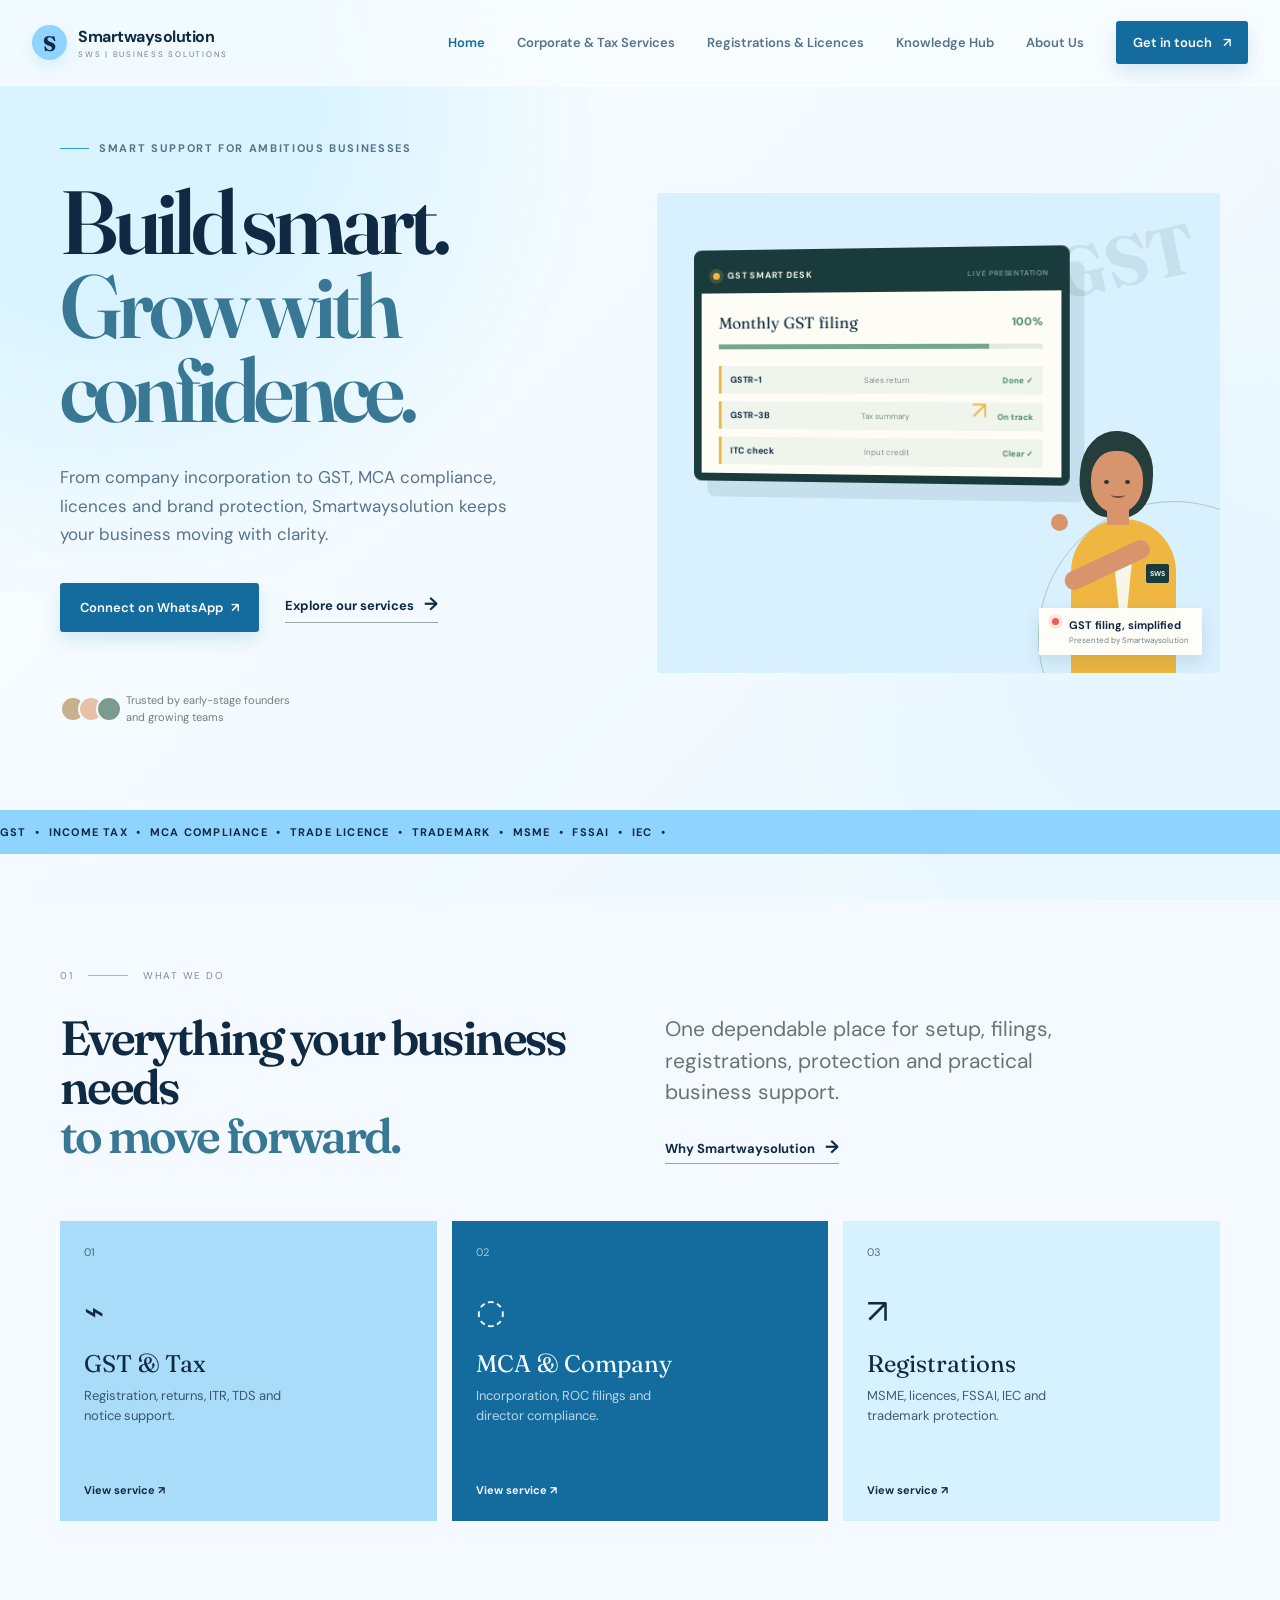
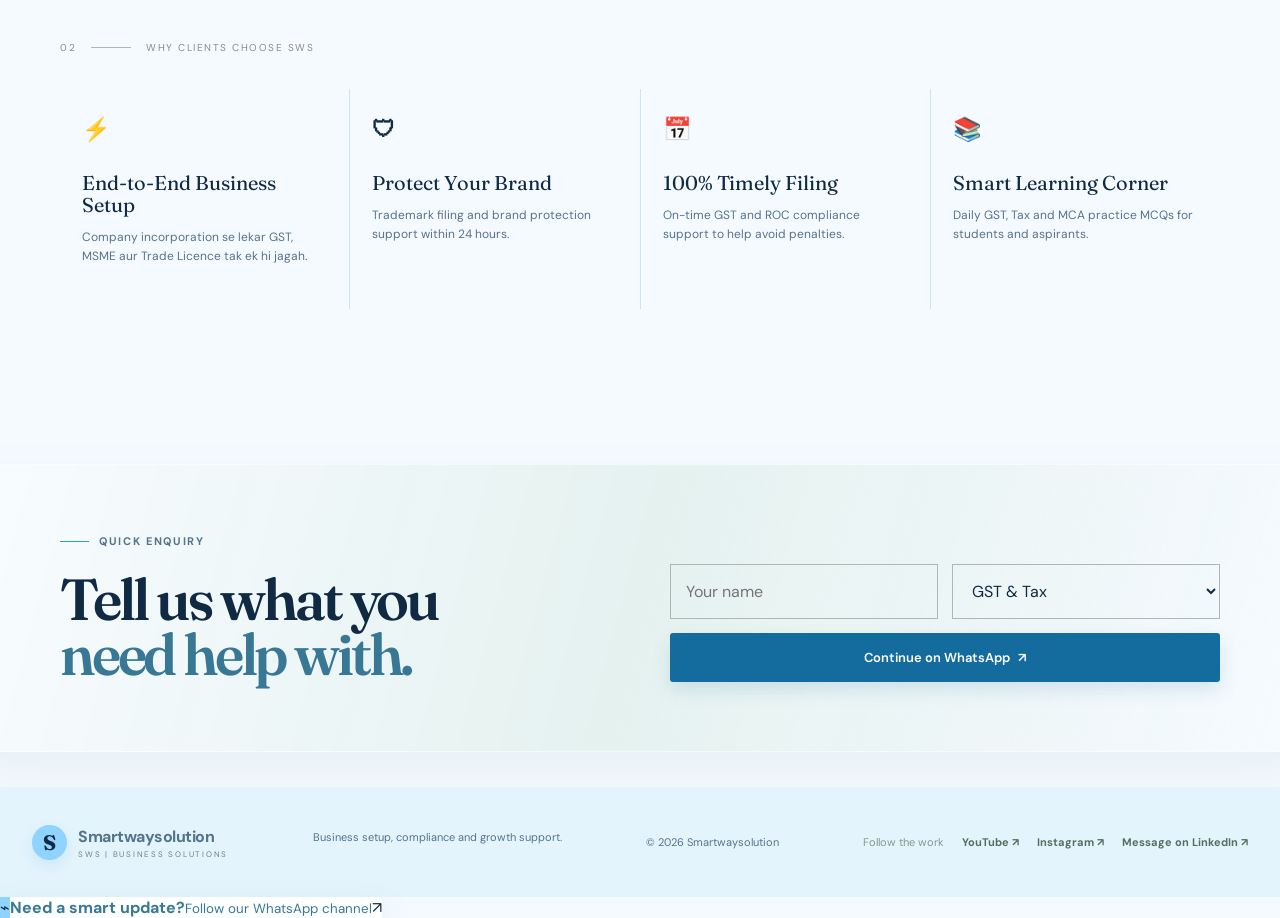
<file: index.html>
<!doctype html>
<html lang="en">
<head>
  <style>body{cursor:auto!important}.custom-cursor{display:none!important}</style>
  <meta charset="UTF-8" />
  <meta name="viewport" content="width=device-width, initial-scale=1.0" />
  <title>Smartwaysolution (SWS) | Business, Tax & Compliance</title>
  <meta name="description" content="End-to-end GST, tax, MCA, registrations, licences and trademark support from Smartwaysolution." />
  <link rel="preconnect" href="https://fonts.googleapis.com" />
  <link rel="preconnect" href="https://fonts.gstatic.com" crossorigin />
  <link href="https://fonts.googleapis.com/css2?family=DM+Sans:wght@400;500;600;700&family=Fraunces:opsz,wght@9..144,600;9..144,700&display=swap" rel="stylesheet" />
  <link rel="stylesheet" href="styles.css" />
  <link rel="stylesheet" href="overrides.css" />
  <link rel="stylesheet" href="presenter.css" />
</head>
<body>
  <header class="site-header">
    <a class="brand" href="index.html" aria-label="Smartwaysolution home">
      <span class="brand-mark">S</span>
      <span><strong>Smartwaysolution</strong><small>SWS | BUSINESS SOLUTIONS</small></span>
    </a>
    <button class="menu-toggle" aria-label="Open menu" aria-expanded="false">☰</button>
    <nav class="site-nav">
      <a class="active" href="index.html">Home</a>
      <a href="services.html">Corporate & Tax Services</a>
      <a href="services.html#registrations">Registrations & Licences</a>
      <a href="knowledge.html">Knowledge Hub</a>
      <a href="about.html">About Us</a>
      <a class="nav-cta" href="contact.html">Get in touch <span>↗</span></a>
    </nav>
  </header>

  <main>
    <section class="hero section-shell">
      <div class="hero-copy reveal">
        <p class="eyebrow"><span></span> Smart support for ambitious businesses</p>
        <h1>Build smart.<br /><em>Grow with confidence.</em></h1>
        <p class="hero-text">From company incorporation to GST, MCA compliance, licences and brand protection, Smartwaysolution keeps your business moving with clarity.</p>
        <div class="hero-actions">
          <a class="button button-dark" href="https://whatsapp.com/channel/0029Vb67kphEVccTpme0lt2m" target="_blank" rel="noopener">Connect on WhatsApp <span>↗</span></a>
          <a class="text-link" href="services.html">Explore our services <span>→</span></a>
        </div>
        <div class="hero-note"><span class="avatar-stack"><i></i><i></i><i></i></span><span>Trusted by early-stage founders<br />and growing teams</span></div>
      </div>
      <div class="hero-art reveal reveal-delay">
        <div class="gst-screen" aria-label="Animated GST filing presentation">
          <div class="screen-top"><span class="screen-dot"></span><strong>GST SMART DESK</strong><small>LIVE PRESENTATION</small></div>
          <div class="screen-body"><div class="screen-heading"><span>Monthly GST filing</span><b>100%</b></div><div class="screen-progress"><i></i></div><div class="screen-rows"><span><b>GSTR-1</b><em>Sales return</em><strong>Done ✓</strong></span><span><b>GSTR-3B</b><em>Tax summary</em><strong>On track</strong></span><span><b>ITC check</b><em>Input credit</em><strong>Clear ✓</strong></span></div></div>
          <div class="screen-cursor">↗</div>
        </div>
        <div class="presenter"><div class="presenter-hair"></div><div class="presenter-face"><i></i><i></i><b></b></div><div class="presenter-neck"></div><div class="presenter-body"><span class="presenter-badge">SWS</span></div><div class="presenter-arm"></div><div class="presenter-hand"></div></div>
        <div class="presentation-label"><span class="pulse-dot"></span><strong>GST filing, simplified</strong><small>Presented by Smartwaysolution</small></div>
      </div>
    </section>

    <section class="marquee-band"><div>GST &nbsp;•&nbsp; INCOME TAX &nbsp;•&nbsp; MCA COMPLIANCE &nbsp;•&nbsp; TRADE LICENCE &nbsp;•&nbsp; TRADEMARK &nbsp;•&nbsp; MSME &nbsp;•&nbsp; FSSAI &nbsp;•&nbsp; IEC &nbsp;•&nbsp;</div></section>

    <section class="intro section-shell">
      <div class="section-kicker"><span>01</span><span class="rule"></span><span>What we do</span></div>
      <div class="intro-grid">
        <h2>Everything your business needs<br /><em>to move forward.</em></h2>
        <div><p class="large-copy">One dependable place for setup, filings, registrations, protection and practical business support.</p><a class="text-link" href="about.html">Why Smartwaysolution <span>→</span></a></div>
      </div>
      <div class="service-preview-grid">
        <article class="service-tile tile-saffron"><span class="tile-number">01</span><span class="tile-icon">⌁</span><h3>GST & Tax</h3><p>Registration, returns, ITR, TDS and notice support.</p><a href="services.html">View service <span>↗</span></a></article>
        <article class="service-tile tile-ink"><span class="tile-number">02</span><span class="tile-icon">◌</span><h3>MCA & Company</h3><p>Incorporation, ROC filings and director compliance.</p><a href="services.html">View service <span>↗</span></a></article>
        <article class="service-tile tile-mint"><span class="tile-number">03</span><span class="tile-icon">↗</span><h3>Registrations</h3><p>MSME, licences, FSSAI, IEC and trademark protection.</p><a href="services.html#registrations">View service <span>↗</span></a></article>
      </div>
    </section>

    <section class="highlights section-shell"><div class="section-kicker"><span>02</span><span class="rule"></span><span>Why clients choose SWS</span></div><div class="highlight-grid"><article><b>⚡</b><h3>End-to-End Business Setup</h3><p>Company incorporation se lekar GST, MSME aur Trade Licence tak ek hi jagah.</p></article><article><b>🛡</b><h3>Protect Your Brand</h3><p>Trademark filing and brand protection support within 24 hours.</p></article><article><b>📅</b><h3>100% Timely Filing</h3><p>On-time GST and ROC compliance support to help avoid penalties.</p></article><article><b>📚</b><h3>Smart Learning Corner</h3><p>Daily GST, Tax and MCA practice MCQs for students and aspirants.</p></article></div></section>

    <section class="quick-enquiry section-shell"><div><p class="eyebrow"><span></span> Quick enquiry</p><h2>Tell us what you<br /><em>need help with.</em></h2></div><form id="quick-enquiry-form"><input name="name" placeholder="Your name" required /><select name="service"><option>GST & Tax</option><option>MCA & Company Compliance</option><option>Trademark</option><option>MSME / Udyam</option><option>Registrations & Licences</option></select><button class="button button-dark" type="submit">Continue on WhatsApp <span>↗</span></button></form></section>
  </main>
  <footer class="site-footer"><div class="footer-brand"><span class="brand-mark">S</span><span><strong>Smartwaysolution</strong><small>SWS | BUSINESS SOLUTIONS</small></span></div><p>Business setup, compliance and growth support.</p><span>© 2026 Smartwaysolution</span></footer><a class="whatsapp-float" href="https://whatsapp.com/channel/0029Vb67kphEVccTpme0lt2m" target="_blank" rel="noopener" aria-label="Open Smartwaysolution WhatsApp channel">⌕</a>
  <script src="script.js"></script>
</body>
</html>
</file>
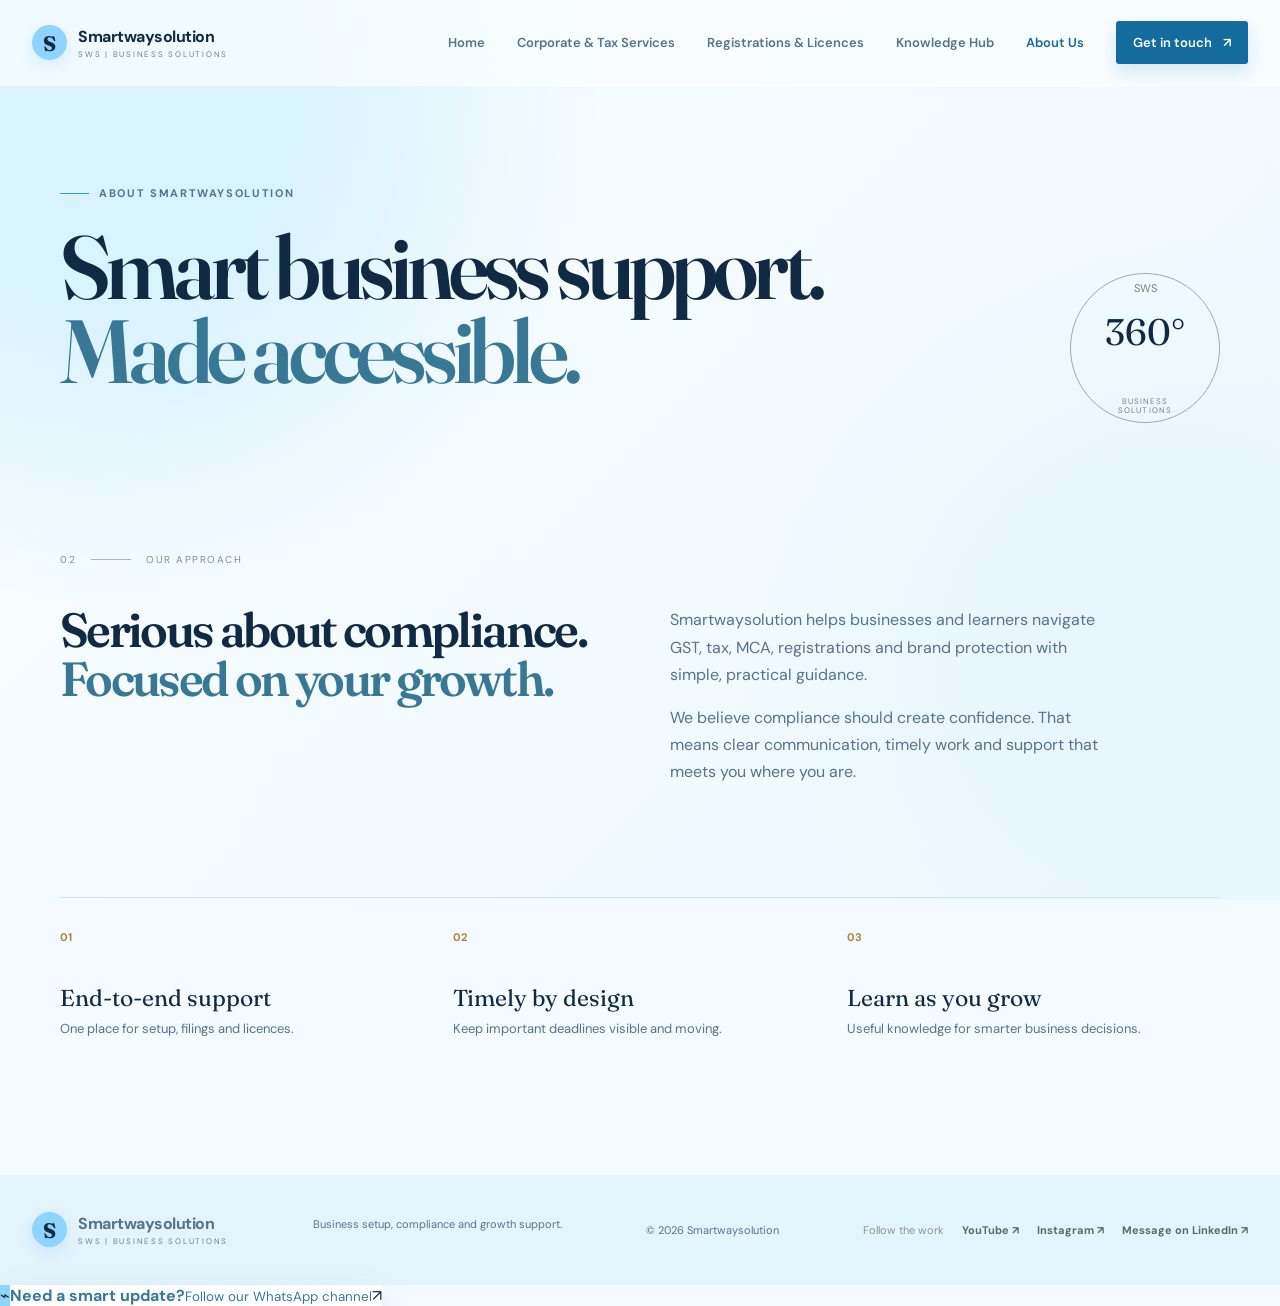
<file: about.html>
<!doctype html>
<html lang="en"><head><meta charset="UTF-8" /><meta name="viewport" content="width=device-width, initial-scale=1.0" /><title>About | Smartwaysolution</title><link rel="preconnect" href="https://fonts.googleapis.com" /><link rel="preconnect" href="https://fonts.gstatic.com" crossorigin /><link href="https://fonts.googleapis.com/css2?family=DM+Sans:wght@400;500;600;700&family=Fraunces:opsz,wght@9..144,600;9..144,700&display=swap" rel="stylesheet" /><link rel="stylesheet" href="styles.css" /><link rel="stylesheet" href="overrides.css" /></head>
<body><header class="site-header"><a class="brand" href="index.html"><span class="brand-mark">S</span><span><strong>Smartwaysolution</strong><small>SWS | BUSINESS SOLUTIONS</small></span></a><button class="menu-toggle" aria-label="Open menu" aria-expanded="false">☰</button><nav class="site-nav"><a href="index.html">Home</a><a href="services.html">Corporate & Tax Services</a><a href="services.html#registrations">Registrations & Licences</a><a href="knowledge.html">Knowledge Hub</a><a class="active" href="about.html">About Us</a><a class="nav-cta" href="contact.html">Get in touch <span>↗</span></a></nav></header>
<main><section class="about-hero section-shell"><div><p class="eyebrow"><span></span> About Smartwaysolution</p><h1>Smart business support.<br /><em>Made accessible.</em></h1></div><div class="about-stamp">SWS<br /><strong>360°</strong><br /><small>BUSINESS<br />SOLUTIONS</small></div></section><section class="about-body section-shell"><div class="section-kicker"><span>02</span><span class="rule"></span><span>Our approach</span></div><div class="about-columns"><h2>Serious about compliance.<br /><em>Focused on your growth.</em></h2><div><p>Smartwaysolution helps businesses and learners navigate GST, tax, MCA, registrations and brand protection with simple, practical guidance.</p><p>We believe compliance should create confidence. That means clear communication, timely work and support that meets you where you are.</p></div></div><div class="values"><div><b>01</b><h3>End-to-end support</h3><p>One place for setup, filings and licences.</p></div><div><b>02</b><h3>Timely by design</h3><p>Keep important deadlines visible and moving.</p></div><div><b>03</b><h3>Learn as you grow</h3><p>Useful knowledge for smarter business decisions.</p></div></div></section></main><footer class="site-footer"><div class="footer-brand"><span class="brand-mark">S</span><span><strong>Smartwaysolution</strong><small>SWS | BUSINESS SOLUTIONS</small></span></div><p>Business setup, compliance and growth support.</p><span>© 2026 Smartwaysolution</span></footer><a class="whatsapp-float" href="https://whatsapp.com/channel/0029Vb67kphEVccTpme0lt2m" target="_blank" rel="noopener" aria-label="Open Smartwaysolution WhatsApp channel">⌕</a><script src="script.js"></script></body></html>
</file>
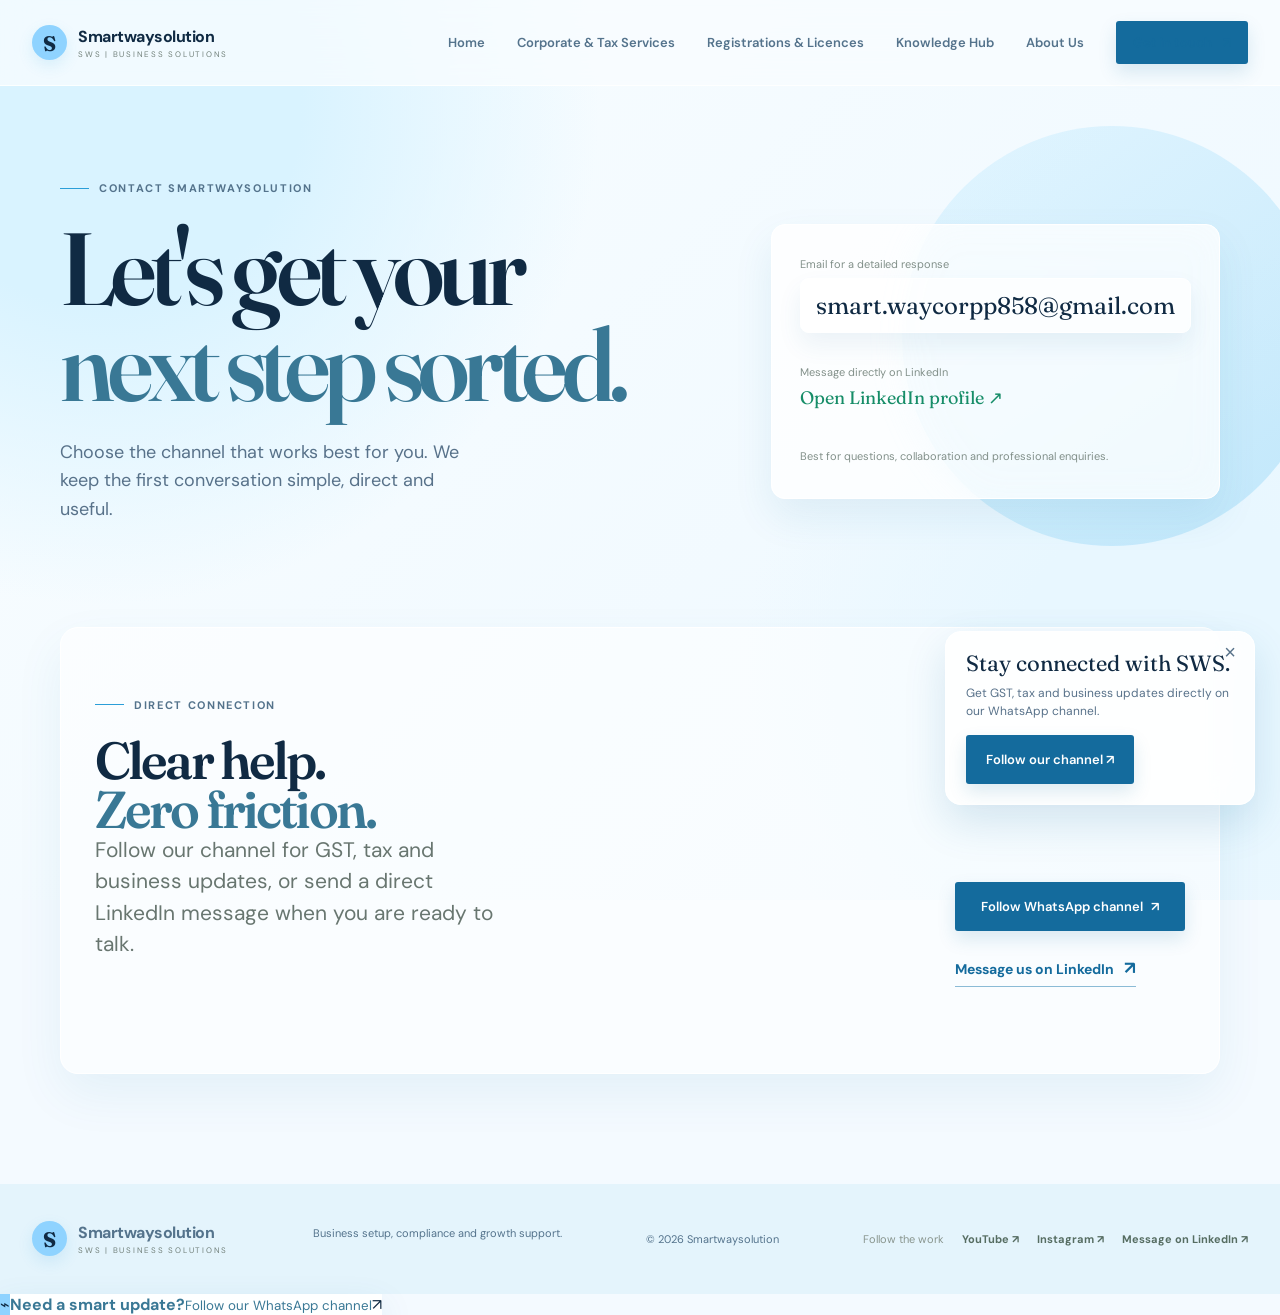
<file: contact.html>
<!doctype html>
<html lang="en"><head><meta charset="UTF-8" /><meta name="viewport" content="width=device-width, initial-scale=1.0" /><title>Contact | Smartwaysolution (SWS)</title><meta name="description" content="Contact Smartwaysolution by email, LinkedIn or WhatsApp." /><link rel="preconnect" href="https://fonts.googleapis.com" /><link rel="preconnect" href="https://fonts.gstatic.com" crossorigin /><link href="https://fonts.googleapis.com/css2?family=DM+Sans:wght@400;500;600;700&family=Fraunces:opsz,wght@9..144,600;9..144,700&display=swap" rel="stylesheet" /><link rel="stylesheet" href="styles.css" /><link rel="stylesheet" href="overrides.css" /><link rel="stylesheet" href="contact-polish.css" /></head>
<body class="contact-page"><header class="site-header"><a class="brand" href="index.html" aria-label="Smartwaysolution home"><span class="brand-mark">S</span><span><strong>Smartwaysolution</strong><small>SWS | BUSINESS SOLUTIONS</small></span></a><button class="menu-toggle" aria-label="Open menu" aria-expanded="false">☰</button><nav class="site-nav"><a href="index.html">Home</a><a href="services.html">Corporate & Tax Services</a><a href="services.html#registrations">Registrations & Licences</a><a href="knowledge.html">Knowledge Hub</a><a href="about.html">About Us</a><a class="nav-cta active" href="contact.html">Get in touch <span>↗</span></a></nav></header>
<main><section class="contact-hero section-shell"><div><p class="eyebrow"><span></span> Contact Smartwaysolution</p><h1>Let's get your<br /><em>next step sorted.</em></h1><p class="hero-text">Choose the channel that works best for you. We keep the first conversation simple, direct and useful.</p></div><div class="contact-details"><span>Email for a detailed response</span><a class="email-focus" href="mailto:smart.waycorpp858@gmail.com">smart.waycorpp858@gmail.com</a><span>Message directly on LinkedIn</span><a class="channel-link" href="https://www.linkedin.com/in/puja-dubey-54a454295?utm_source=share_via&utm_content=profile&utm_medium=member_android" target="_blank" rel="noopener">Open LinkedIn profile ↗</a><small>Best for questions, collaboration and professional enquiries.</small></div></section><section class="direct-contact section-shell"><div><p class="eyebrow"><span></span> Direct connection</p><h2>Clear help.<br /><em>Zero friction.</em></h2><p class="large-copy">Follow our channel for GST, tax and business updates, or send a direct LinkedIn message when you are ready to talk.</p></div><div class="contact-actions"><a class="button button-dark direct-whatsapp" href="https://whatsapp.com/channel/0029Vb67kphEVccTpme0lt2m" target="_blank" rel="noopener">Follow WhatsApp channel <span>↗</span></a><a class="text-link linkedin-link" href="https://www.linkedin.com/in/puja-dubey-54a454295?utm_source=share_via&utm_content=profile&utm_medium=member_android" target="_blank" rel="noopener">Message us on LinkedIn <span>↗</span></a></div></section></main><footer class="site-footer"><div class="footer-brand"><span class="brand-mark">S</span><span><strong>Smartwaysolution</strong><small>SWS | BUSINESS SOLUTIONS</small></span></div><p>Business setup, compliance and growth support.</p><span>© 2026 Smartwaysolution</span></footer><a class="whatsapp-float" href="https://whatsapp.com/channel/0029Vb67kphEVccTpme0lt2m" target="_blank" rel="noopener" aria-label="Open Smartwaysolution WhatsApp channel">⌕</a><script src="script.js"></script></body></html>
</file>
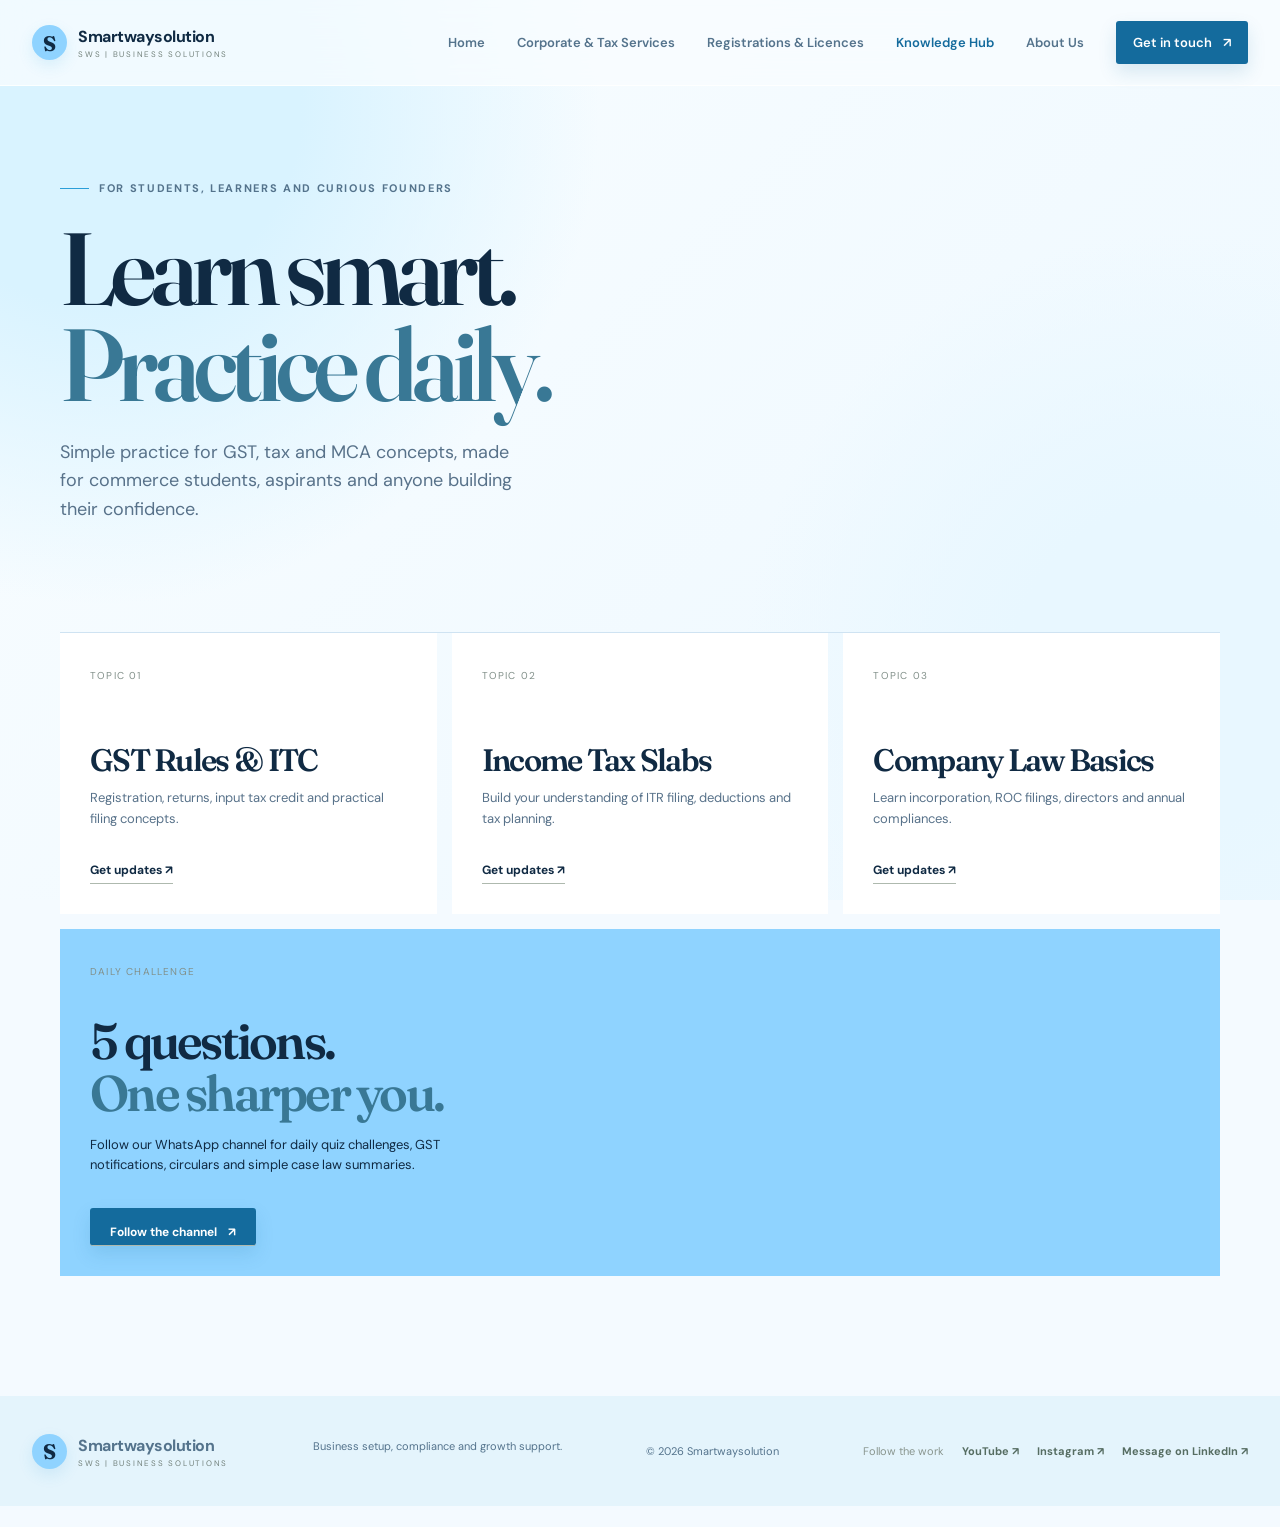
<file: knowledge.html>
<!doctype html>
<html lang="en"><head><meta charset="UTF-8" /><meta name="viewport" content="width=device-width, initial-scale=1.0" /><title>Knowledge Hub | Smartwaysolution</title><link rel="preconnect" href="https://fonts.googleapis.com" /><link rel="preconnect" href="https://fonts.gstatic.com" crossorigin /><link href="https://fonts.googleapis.com/css2?family=DM+Sans:wght@400;500;600;700&family=Fraunces:opsz,wght@9..144,600;9..144,700&display=swap" rel="stylesheet" /><link rel="stylesheet" href="styles.css" /><link rel="stylesheet" href="overrides.css" /></head>
<body><header class="site-header"><a class="brand" href="index.html"><span class="brand-mark">S</span><span><strong>Smartwaysolution</strong><small>SWS | BUSINESS SOLUTIONS</small></span></a><button class="menu-toggle" aria-label="Open menu" aria-expanded="false">☰</button><nav class="site-nav"><a href="index.html">Home</a><a href="services.html">Corporate & Tax Services</a><a href="services.html#registrations">Registrations & Licences</a><a class="active" href="knowledge.html">Knowledge Hub</a><a href="about.html">About Us</a><a class="nav-cta" href="contact.html">Get in touch <span>↗</span></a></nav></header>
<main><section class="page-hero section-shell"><p class="eyebrow"><span></span> For students, learners and curious founders</p><h1>Learn smart.<br /><em>Practice daily.</em></h1><p>Simple practice for GST, tax and MCA concepts, made for commerce students, aspirants and anyone building their confidence.</p></section><section class="knowledge-grid section-shell"><article><span>Topic 01</span><h2>GST Rules & ITC</h2><p>Registration, returns, input tax credit and practical filing concepts.</p><a href="https://whatsapp.com/channel/0029Vb67kphEVccTpme0lt2m" target="_blank" rel="noopener">Get updates ↗</a></article><article><span>Topic 02</span><h2>Income Tax Slabs</h2><p>Build your understanding of ITR filing, deductions and tax planning.</p><a href="https://whatsapp.com/channel/0029Vb67kphEVccTpme0lt2m" target="_blank" rel="noopener">Get updates ↗</a></article><article><span>Topic 03</span><h2>Company Law Basics</h2><p>Learn incorporation, ROC filings, directors and annual compliances.</p><a href="https://whatsapp.com/channel/0029Vb67kphEVccTpme0lt2m" target="_blank" rel="noopener">Get updates ↗</a></article><article class="knowledge-feature"><span>Daily challenge</span><h2>5 questions.<br /><em>One sharper you.</em></h2><p>Follow our WhatsApp channel for daily quiz challenges, GST notifications, circulars and simple case law summaries.</p><a class="button button-dark" href="https://whatsapp.com/channel/0029Vb67kphEVccTpme0lt2m" target="_blank" rel="noopener">Follow the channel <span>↗</span></a></article></section></main><footer class="site-footer"><div class="footer-brand"><span class="brand-mark">S</span><span><strong>Smartwaysolution</strong><small>SWS | BUSINESS SOLUTIONS</small></span></div><p>Business setup, compliance and growth support.</p><span>© 2026 Smartwaysolution</span></footer><a class="whatsapp-float" href="https://whatsapp.com/channel/0029Vb67kphEVccTpme0lt2m" target="_blank" rel="noopener" aria-label="Open Smartwaysolution WhatsApp channel">⌕</a><script src="script.js"></script></body></html>
</file>
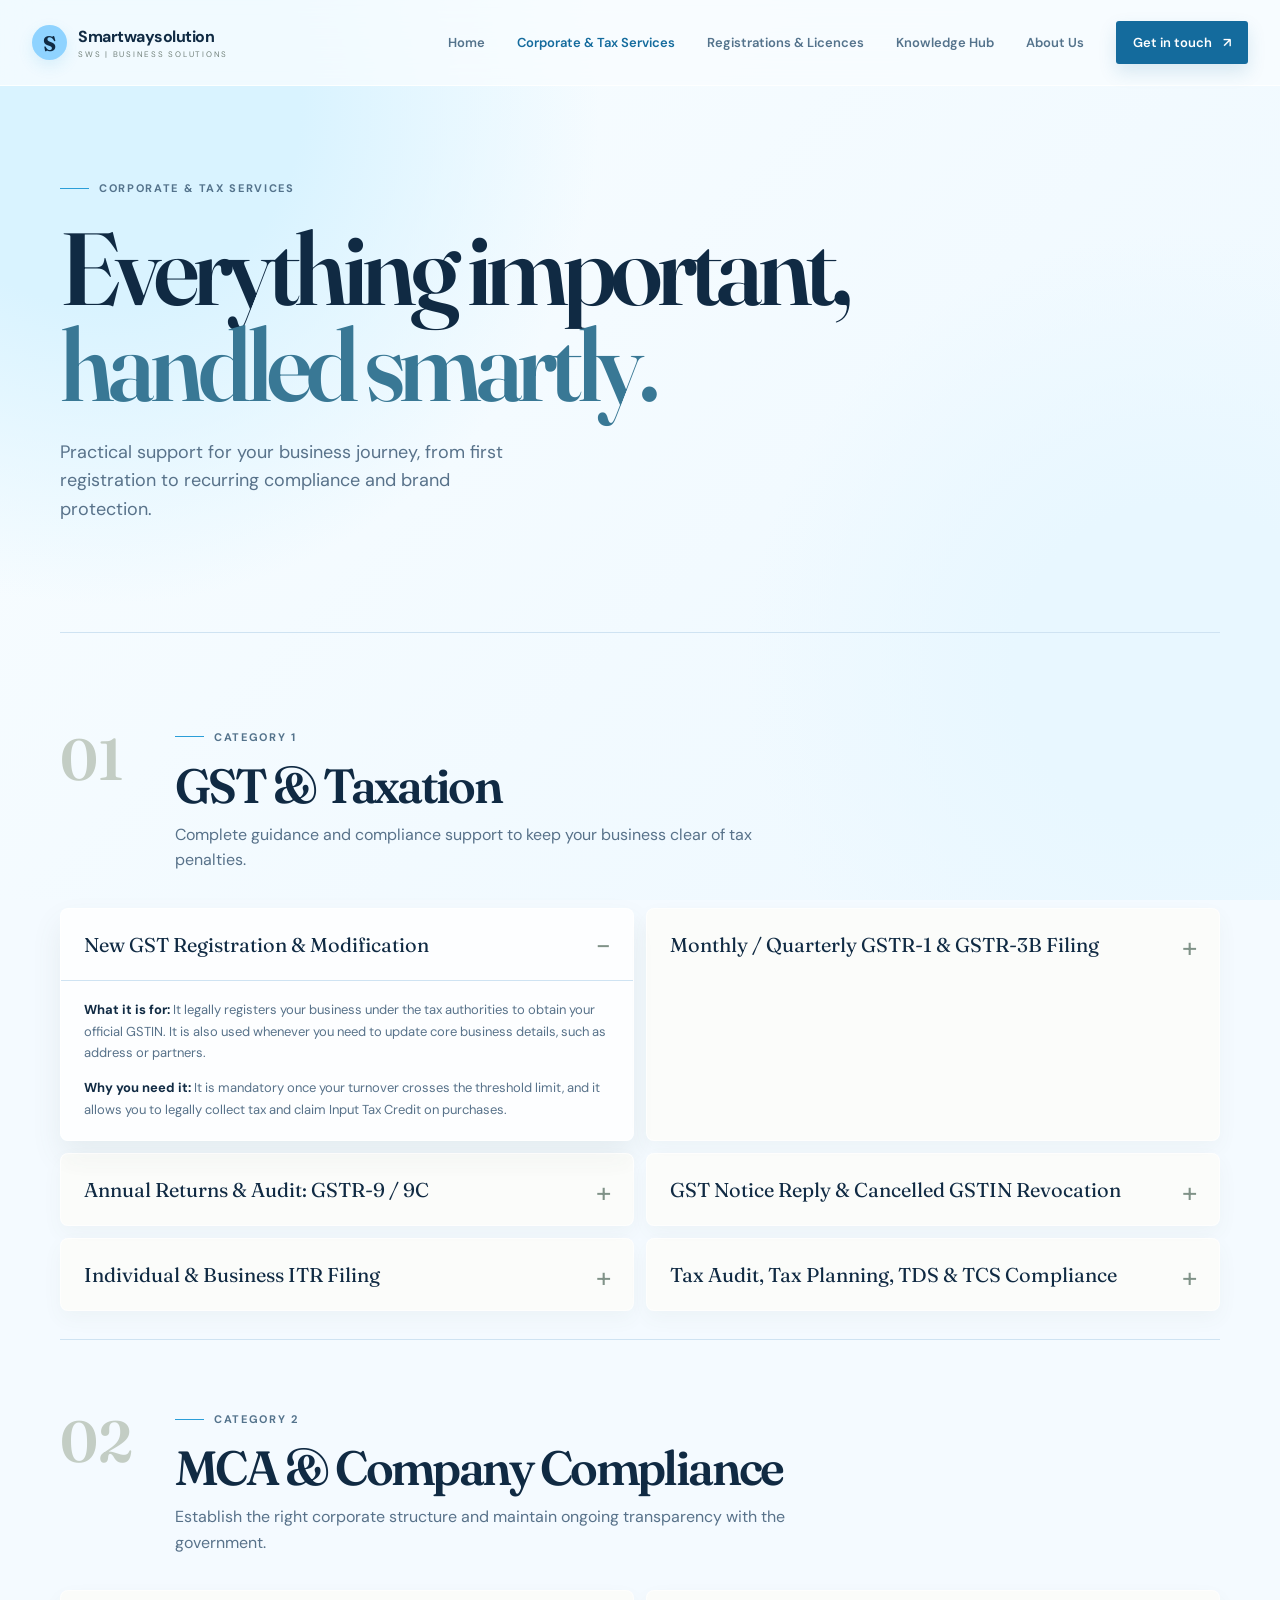
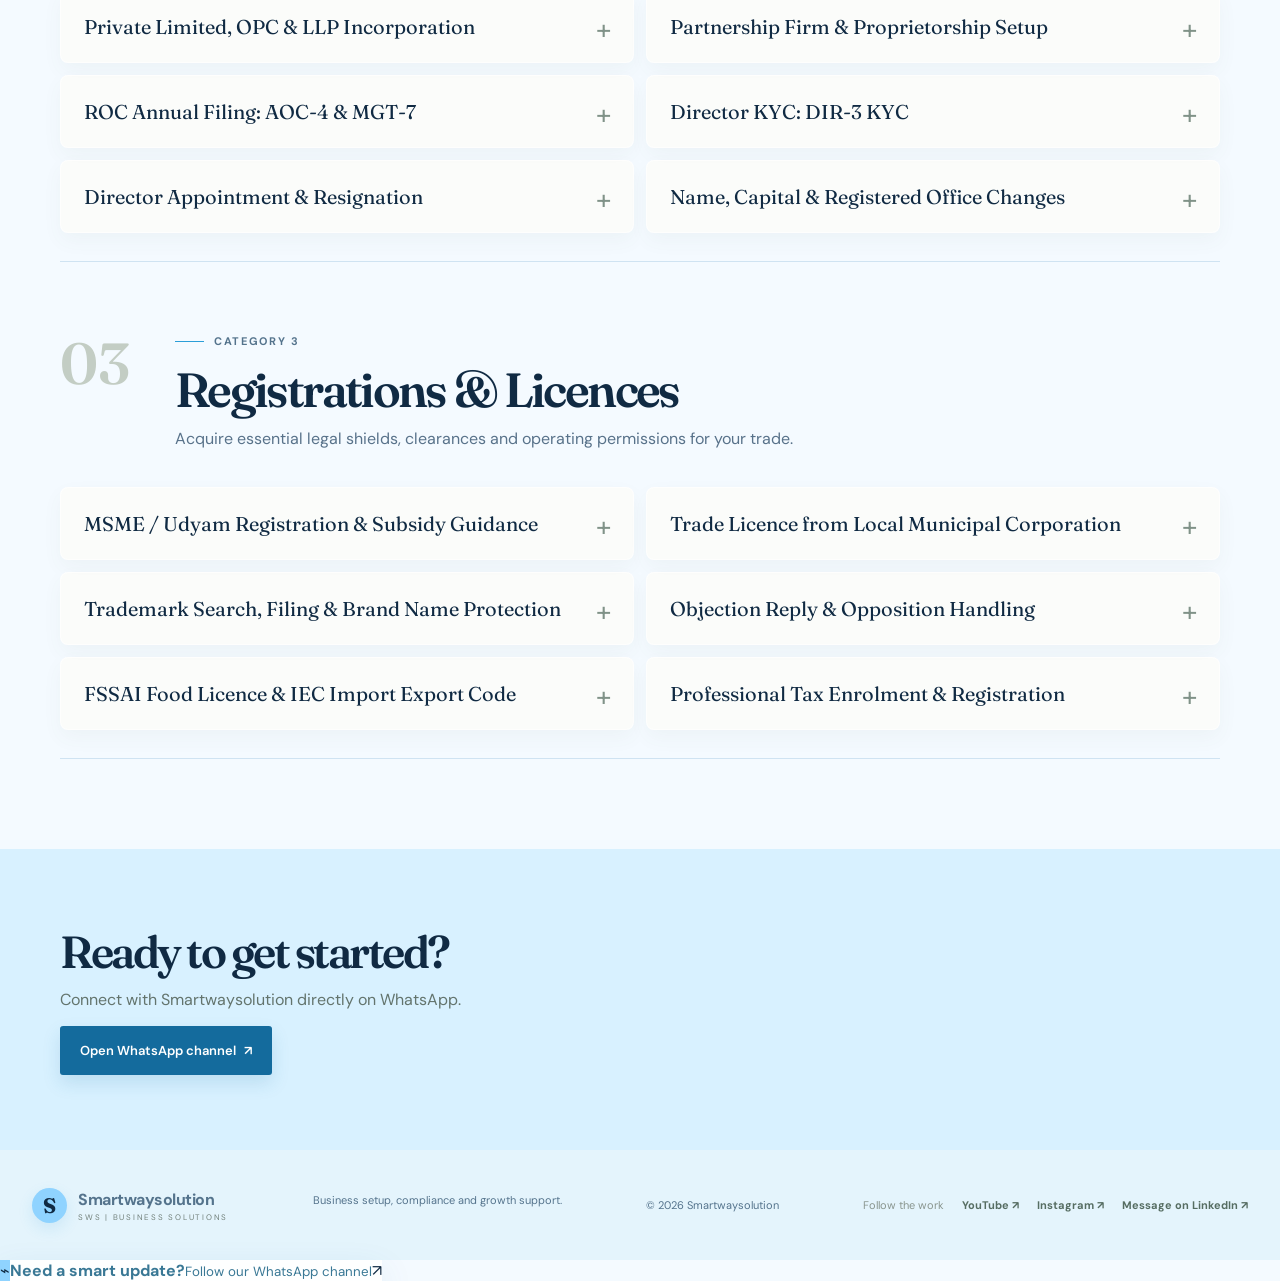
<file: services.html>
<!doctype html>
<html lang="en">
<head>
  <style>body{cursor:auto!important}.custom-cursor{display:none!important}</style>
  <meta charset="UTF-8" /><meta name="viewport" content="width=device-width, initial-scale=1.0" />
  <title>Services | Smartwaysolution (SWS)</title>
  <link rel="preconnect" href="https://fonts.googleapis.com" /><link rel="preconnect" href="https://fonts.gstatic.com" crossorigin /><link href="https://fonts.googleapis.com/css2?family=DM+Sans:wght@400;500;600;700&family=Fraunces:opsz,wght@9..144,600;9..144,700&display=swap" rel="stylesheet" /><link rel="stylesheet" href="styles.css" /><link rel="stylesheet" href="overrides.css" /><link rel="stylesheet" href="guide.css" />
</head>
<body>
  <header class="site-header"><a class="brand" href="index.html"><span class="brand-mark">S</span><span><strong>Smartwaysolution</strong><small>SWS | BUSINESS SOLUTIONS</small></span></a><button class="menu-toggle" aria-label="Open menu" aria-expanded="false">☰</button><nav class="site-nav"><a href="index.html">Home</a><a class="active" href="services.html">Corporate & Tax Services</a><a href="services.html#registrations">Registrations & Licences</a><a href="knowledge.html">Knowledge Hub</a><a href="about.html">About Us</a><a class="nav-cta" href="contact.html">Get in touch <span>↗</span></a></nav></header>
  <main>
    <section class="page-hero section-shell"><p class="eyebrow"><span></span> Corporate & tax services</p><h1>Everything important,<br /><em>handled smartly.</em></h1><p>Practical support for your business journey, from first registration to recurring compliance and brand protection.</p></section>
    <section class="service-guide section-shell">
      <section class="service-category" id="gst-taxation">
        <div class="category-heading"><span class="category-number">01</span><div><p class="eyebrow"><span></span> Category 1</p><h2>GST & Taxation</h2><p>Complete guidance and compliance support to keep your business clear of tax penalties.</p></div></div>
        <div class="explanation-grid">
          <details open><summary>New GST Registration & Modification</summary><div class="explanation-copy"><p><b>What it is for:</b> It legally registers your business under the tax authorities to obtain your official GSTIN. It is also used whenever you need to update core business details, such as address or partners.</p><p><b>Why you need it:</b> It is mandatory once your turnover crosses the threshold limit, and it allows you to legally collect tax and claim Input Tax Credit on purchases.</p></div></details>
          <details><summary>Monthly / Quarterly GSTR-1 & GSTR-3B Filing</summary><div class="explanation-copy"><p><b>What it is for:</b> GSTR-1 reports outward sales and invoices, while GSTR-3B summarises tax liability, input credits and net tax payment.</p><p><b>Why you need it:</b> Regular filing avoids late fees and interest penalties while keeping your business compliance record clean.</p></div></details>
          <details><summary>Annual Returns & Audit: GSTR-9 / 9C</summary><div class="explanation-copy"><p><b>What it is for:</b> A yearly compilation of your monthly or quarterly filings reconciled against audited annual financial statements.</p><p><b>Why you need it:</b> It closes your annual GST records and confirms that reported figures match your books of accounts.</p></div></details>
          <details><summary>GST Notice Reply & Cancelled GSTIN Revocation</summary><div class="explanation-copy"><p><b>What it is for:</b> Structured replies to department scrutiny notices or revocation petitions when a GST registration was cancelled due to non-filing.</p><p><b>Why you need it:</b> It helps resolve discrepancies, prevent recovery action and restore a cancelled registration so business can continue.</p></div></details>
          <details><summary>Individual & Business ITR Filing</summary><div class="explanation-copy"><p><b>What it is for:</b> Computing annual income, claiming eligible deductions and filing ITR-1 through ITR-7 with the Income Tax Department.</p><p><b>Why you need it:</b> It is a legal mandate above the threshold, provides financial proof for loans and keeps you compliant.</p></div></details>
          <details><summary>Tax Audit, Tax Planning, TDS & TCS Compliance</summary><div class="explanation-copy"><p><b>What it is for:</b> Reviewing financial records, planning legally for tax efficiency and managing Tax Deducted or Collected at Source statements.</p><p><b>Why you need it:</b> It prevents statutory defaults, helps reduce tax outflows legally and clears quarterly withholding obligations.</p></div></details>
        </div>
      </section>
      <section class="service-category">
        <div class="category-heading"><span class="category-number">02</span><div><p class="eyebrow"><span></span> Category 2</p><h2>MCA & Company Compliance</h2><p>Establish the right corporate structure and maintain ongoing transparency with the government.</p></div></div>
        <div class="explanation-grid">
          <details><summary>Private Limited, OPC & LLP Incorporation</summary><div class="explanation-copy"><p><b>What it is for:</b> The official formation of your corporate entity through MCA, complete with PAN, TAN and incorporation certificates.</p><p><b>Why you need it:</b> It creates a separate legal identity, limits personal liability and builds credibility with clients and investors.</p></div></details>
          <details><summary>Partnership Firm & Proprietorship Setup</summary><div class="explanation-copy"><p><b>What it is for:</b> Creating legally sound Partnership Deeds or registering sole proprietorship credentials through MSME and local business proofing.</p><p><b>Why you need it:</b> It establishes clear terms between co-owners, supports a current bank account and formalises operations.</p></div></details>
          <details><summary>ROC Annual Filing: AOC-4 & MGT-7</summary><div class="explanation-copy"><p><b>What it is for:</b> Annual submission of balance sheets, profit and loss statements and operational returns to the Registrar of Companies.</p><p><b>Why you need it:</b> It is compulsory for registered companies and helps avoid penalties or default and disqualification status.</p></div></details>
          <details><summary>Director KYC: DIR-3 KYC</summary><div class="explanation-copy"><p><b>What it is for:</b> Annual mandatory verification for individuals holding a Director Identification Number.</p><p><b>Why you need it:</b> Missing the verification can deactivate the DIN and block the director from managing company operations.</p></div></details>
          <details><summary>Director Appointment & Resignation</summary><div class="explanation-copy"><p><b>What it is for:</b> Board resolutions and electronic DIR-12 filings when a director joins or leaves your company board.</p><p><b>Why you need it:</b> It keeps public records accurate and legally protects incoming and outgoing board members.</p></div></details>
          <details><summary>Name, Capital & Registered Office Changes</summary><div class="explanation-copy"><p><b>What it is for:</b> Official updates such as renaming the company, increasing authorised share capital or shifting the registered office.</p><p><b>Why you need it:</b> These changes are essential when your business scales, relocates or undergoes rebranding.</p></div></details>
        </div>
      </section>
      <section class="service-category" id="registrations">
        <div class="category-heading"><span class="category-number">03</span><div><p class="eyebrow"><span></span> Category 3</p><h2>Registrations & Licences</h2><p>Acquire essential legal shields, clearances and operating permissions for your trade.</p></div></div>
        <div class="explanation-grid">
          <details><summary>MSME / Udyam Registration & Subsidy Guidance</summary><div class="explanation-copy"><p><b>What it is for:</b> Registering your micro, small or medium enterprise with the Ministry of MSME to secure an official Udyam certificate.</p><p><b>Why you need it:</b> It can unlock government benefits, collateral-free loans, priority lending and protection against delayed buyer payments.</p></div></details>
          <details><summary>Trade Licence from Local Municipal Corporation</summary><div class="explanation-copy"><p><b>What it is for:</b> Official clearance from your civic or municipal body to carry out a specific trade at your commercial premises.</p><p><b>Why you need it:</b> It shows your establishment meets local health, safety and zoning requirements, helping prevent sealing or penalties.</p></div></details>
          <details><summary>Trademark Search, Filing & Brand Name Protection</summary><div class="explanation-copy"><p><b>What it is for:</b> Screening, filing and securing legal ownership of your brand name, logo or tagline under intellectual property law.</p><p><b>Why you need it:</b> It helps prevent copying and gives you exclusive rights to protect your brand identity and equity.</p></div></details>
          <details><summary>Objection Reply & Opposition Handling</summary><div class="explanation-copy"><p><b>What it is for:</b> Drafting legal responses against examination reports or third-party trademark oppositions during registration.</p><p><b>Why you need it:</b> It helps prevent your application from being abandoned and supports a successful registration.</p></div></details>
          <details><summary>FSSAI Food Licence & IEC Import Export Code</summary><div class="explanation-copy"><p><b>What it is for:</b> FSSAI supports food safety compliance, while IEC enables import and export of goods internationally.</p><p><b>Why you need it:</b> FSSAI is required for food businesses, and IEC is compulsory for shipping products abroad or importing goods.</p></div></details>
          <details><summary>Professional Tax Enrolment & Registration</summary><div class="explanation-copy"><p><b>What it is for:</b> State-level registration for businesses, employers and professionals earning income in applicable states.</p><p><b>Why you need it:</b> It keeps local tax obligations in order and helps avoid state-level audits or penalties.</p></div></details>
        </div>
      </section>
    </section>
    <section class="soft-cta"><div class="section-shell"><h2>Ready to get started?</h2><p>Connect with Smartwaysolution directly on WhatsApp.</p><a class="button button-dark" href="https://whatsapp.com/channel/0029Vb67kphEVccTpme0lt2m" target="_blank" rel="noopener">Open WhatsApp channel <span>↗</span></a></div></section>
  </main>
  <footer class="site-footer"><div class="footer-brand"><span class="brand-mark">S</span><span><strong>Smartwaysolution</strong><small>SWS | BUSINESS SOLUTIONS</small></span></div><p>Business setup, compliance and growth support.</p><span>© 2026 Smartwaysolution</span></footer><a class="whatsapp-float" href="https://whatsapp.com/channel/0029Vb67kphEVccTpme0lt2m" target="_blank" rel="noopener" aria-label="Open Smartwaysolution WhatsApp channel">⌕</a><script src="script.js"></script>
</body>
</file>
<file: styles.css>
:root{--ink:#192b2b;--cream:#f6f4ed;--paper:#fffdf7;--saffron:#f1b742;--mint:#cfe5d9;--line:#d9ddd3;--muted:#64716d}*{box-sizing:border-box}html{scroll-behavior:smooth}body{margin:0;background:var(--cream);color:var(--ink);font-family:'DM Sans',sans-serif;font-size:16px}a{color:inherit;text-decoration:none}.section-shell{width:min(1160px,calc(100% - 64px));margin:auto}.site-header{height:86px;display:flex;align-items:center;justify-content:space-between;width:min(1280px,calc(100% - 64px));margin:auto}.brand,.footer-brand{display:flex;align-items:center;gap:11px}.brand strong,.footer-brand strong{display:block;font-size:16px;letter-spacing:-.03em}.brand small,.footer-brand small{display:block;font-size:8px;letter-spacing:.22em;color:#72807b;margin-top:2px}.brand-mark{background:var(--saffron);width:35px;height:35px;border-radius:50%;display:grid;place-items:center;font-family:Fraunces,serif;font-size:21px;font-weight:700}.site-nav{display:flex;align-items:center;gap:32px;font-size:13px;font-weight:600}.site-nav a{color:#6b7773;transition:color .2s}.site-nav a:hover,.site-nav .active{color:var(--ink)}.site-nav .nav-cta{background:var(--ink);color:white;padding:13px 17px;border-radius:3px}.site-nav span,.button span{margin-left:8px}.menu-toggle{display:none;border:0;background:none;font-size:22px;color:var(--ink)}.hero{display:grid;grid-template-columns:1.03fr .97fr;min-height:620px;align-items:center;padding:55px 0 85px}.eyebrow{font-size:11px;letter-spacing:.15em;text-transform:uppercase;color:#75817d;font-weight:700;display:flex;align-items:center;gap:10px}.eyebrow span{display:inline-block;width:29px;height:1px;background:var(--saffron)}h1,h2,h3,p{margin-top:0}h1,h2{font-family:Fraunces,serif;letter-spacing:-.055em;font-weight:600}h1{font-size:clamp(58px,7vw,94px);line-height:.94;margin:25px 0 30px}h1 em,h2 em{font-style:normal;color:#71837c}.hero-text{font-size:17px;line-height:1.7;color:var(--muted);max-width:460px}.hero-actions{display:flex;align-items:center;gap:26px;margin-top:34px}.button{display:inline-flex;align-items:center;border:0;font:600 13px 'DM Sans',sans-serif;padding:16px 20px;cursor:pointer;border-radius:3px}.button-dark{background:var(--ink);color:white}.text-link{font-size:13px;font-weight:700;border-bottom:1px solid #9ba7a1;padding-bottom:6px}.text-link span{font-size:18px;margin-left:7px}.hero-note{display:flex;align-items:center;gap:12px;font-size:11px;line-height:1.5;color:#71807a;margin-top:60px}.avatar-stack{display:flex}.avatar-stack i{width:26px;height:26px;border-radius:50%;border:2px solid var(--cream);margin-right:-8px;background:#c6b08d}.avatar-stack i:nth-child(2){background:#e8c2a8}.avatar-stack i:nth-child(3){background:#7a9b8d}.hero-art{height:480px;position:relative;overflow:hidden;background:var(--mint);border-radius:3px}.sun-shape{width:310px;height:310px;border-radius:50%;background:var(--saffron);position:absolute;top:85px;left:50%;transform:translateX(-50%);display:grid;place-items:center;color:var(--ink);font-family:Fraunces,serif;font-size:120px}.sun-shape:after{content:'';position:absolute;inset:-19px;border:1px solid rgba(25,43,43,.2);border-radius:50%}.art-orbit{position:absolute;border:1px solid rgba(25,43,43,.25);border-radius:50%;transform:rotate(-25deg)}.orbit-one{width:590px;height:185px;top:144px;left:-15px}.orbit-two{width:560px;height:230px;top:115px;left:4px;transform:rotate(32deg)}.floating-card{position:absolute;background:var(--paper);padding:15px 16px;box-shadow:0 9px 25px #526a5b22;font-size:11px}.floating-card small{display:block;color:#84918b;margin-bottom:7px}.floating-card strong{font-size:15px}.floating-card b{color:#648b73;margin-left:7px}.card-top{top:55px;right:26px;width:166px}.progress{height:4px;background:#e8e8dd;margin-top:12px}.progress i{display:block;background:#77a688;width:76%;height:100%}.card-bottom{left:25px;bottom:44px;display:flex;gap:10px;align-items:center}.card-bottom strong{font-size:19px}.mini-icon{background:#dbece0;border-radius:50%;width:29px;height:29px;display:grid;place-items:center;color:#578666;font-size:16px}.art-caption{position:absolute;right:26px;bottom:31px;font:14px/1.25 Fraunces,serif;color:var(--ink)}.art-caption strong{font-size:21px}.marquee-band{background:var(--saffron);overflow:hidden;white-space:nowrap;padding:15px 0;font-weight:700;font-size:11px;letter-spacing:.11em}.marquee-band div{animation:scroll 24s linear infinite}.intro{padding:115px 0 120px}.section-kicker{font-size:10px;text-transform:uppercase;letter-spacing:.15em;color:#82908a;display:flex;align-items:center;gap:15px}.section-kicker .rule{height:1px;width:40px;background:#aeb8ae}.intro-grid{display:grid;grid-template-columns:1fr 1fr;gap:50px;margin:32px 0 60px}.intro h2,.about-columns h2{font-size:48px;line-height:1.02;margin:0}.large-copy{font-size:21px;line-height:1.5;color:#687670;max-width:420px;margin-bottom:26px}.service-preview-grid{display:grid;grid-template-columns:repeat(3,1fr);gap:15px}.service-tile{min-height:300px;padding:24px;display:flex;flex-direction:column}.tile-saffron{background:var(--saffron)}.tile-ink{background:var(--ink);color:var(--cream)}.tile-mint{background:var(--mint)}.tile-number{font-size:11px;opacity:.65}.tile-icon{font-size:34px;margin-top:30px}.service-tile h3{font:24px Fraunces,serif;margin:15px 0 8px}.service-tile p{font-size:13px;line-height:1.5;opacity:.75;max-width:220px}.service-tile a{font-size:11px;font-weight:700;margin-top:auto}.statement-section{background:var(--ink);color:var(--cream);padding:115px 0}.statement-inner{display:grid;grid-template-columns:130px 1fr 1fr;column-gap:30px;align-items:end}.quote-mark{font:145px/0.7 Fraunces,serif;color:var(--saffron)}blockquote{font:clamp(36px,4vw,60px)/1.03 Fraunces,serif;letter-spacing:-.06em;margin:0}blockquote em{color:#a5c2b1;font-style:normal}.quote-rule{height:1px;background:#576762;width:100%;align-self:center}.statement-inner>p{font-size:13px;line-height:1.6;color:#adbbb5;max-width:180px;margin:0}.cta-section{display:flex;justify-content:space-between;align-items:end;padding:120px 0}.cta-section h2{font-size:65px;line-height:.95;margin:24px 0 0}.round-arrow{display:grid;place-items:center;background:var(--saffron);border-radius:50%;width:100px;height:100px;font-size:34px;transition:transform .2s}.round-arrow:hover{transform:rotate(45deg)}.site-footer{background:#e7e9df;min-height:110px;display:flex;align-items:center;justify-content:space-between;padding:25px max(32px,calc((100% - 1280px)/2));font-size:11px;color:#74817b}.page-hero{padding:95px 0 90px;border-bottom:1px solid var(--line)}.page-hero h1,.contact-hero h1{font-size:clamp(62px,8vw,105px);margin-bottom:25px}.page-hero>p:last-child{font-size:18px;line-height:1.6;color:var(--muted);max-width:470px}.service-list{padding:0 0 70px}.service-list article{display:grid;grid-template-columns:120px 1fr 50px;gap:35px;padding:55px 0;border-bottom:1px solid var(--line)}.service-list-number{font-size:12px;color:#84918b}.service-list h2{font-size:38px;margin:0 0 15px}.service-list p{color:var(--muted);max-width:530px;line-height:1.6}.service-list ul{list-style:none;padding:0;display:flex;flex-wrap:wrap;gap:8px 25px;font-size:12px;color:#5b6962}.service-list li:before{content:'—';margin-right:8px;color:#c39939}.service-arrow{font-size:28px}.soft-cta{background:var(--mint);padding:75px 0}.soft-cta h2{font-size:45px;margin-bottom:10px}.soft-cta p{color:#63746d}.about-hero{padding:100px 0 130px;display:flex;justify-content:space-between;align-items:end}.about-stamp{width:150px;height:150px;border:1px solid #9caea2;border-radius:50%;display:grid;place-items:center;text-align:center;font-size:11px;color:#71837a;line-height:1.1}.about-stamp strong{font:37px Fraunces,serif;color:var(--ink)}.about-stamp small{font-size:8px;letter-spacing:.14em}.about-body{padding-bottom:125px}.about-columns{display:grid;grid-template-columns:1fr 1fr;gap:60px;margin:40px 0 95px}.about-columns p{color:var(--muted);line-height:1.7;max-width:430px}.values{display:grid;grid-template-columns:repeat(3,1fr);gap:20px;border-top:1px solid var(--line);padding-top:27px}.values b{font-size:11px;color:#ad8241}.values h3{font:23px Fraunces,serif;margin:38px 0 8px}.values p{font-size:13px;color:var(--muted)}.contact-hero{padding:95px 0 85px;display:flex;justify-content:space-between;gap:50px;border-bottom:1px solid var(--line)}.contact-hero>div:first-child{max-width:650px}.contact-hero>div:first-child>p:last-child{font-size:18px;color:var(--muted);line-height:1.6;max-width:430px}.contact-details{min-width:240px;padding:26px 0}.contact-details span,.contact-details small{display:block;color:#82908a;font-size:11px;margin-bottom:7px}.contact-details a{display:block;font:21px Fraunces,serif;margin-bottom:25px}.contact-details small{margin-top:40px}.contact-form-section{padding:75px 0 125px}.contact-form-section form{max-width:780px}.form-row{display:grid;grid-template-columns:1fr 1fr;gap:26px}label{display:block;font-size:11px;text-transform:uppercase;letter-spacing:.11em;font-weight:700;color:#71807a;margin-bottom:28px}input,select,textarea{display:block;width:100%;border:0;border-bottom:1px solid #aeb9ae;background:transparent;padding:13px 0;font:16px 'DM Sans',sans-serif;color:var(--ink);outline:none}textarea{resize:vertical}input:focus,select:focus,textarea:focus{border-color:var(--ink)}.form-status{font-size:12px;color:#557e63;margin:18px 0 0}.reveal{animation:rise .8s ease both}.reveal-delay{animation-delay:.15s}@keyframes rise{from{opacity:0;transform:translateY(18px)}to{opacity:1;transform:none}}@keyframes scroll{to{transform:translateX(-25%)}}@media(max-width:760px){.section-shell{width:min(100% - 40px,560px)}.site-header{width:calc(100% - 40px);height:72px}.menu-toggle{display:block}.site-nav{display:none;position:absolute;z-index:5;top:72px;left:20px;right:20px;padding:18px;background:var(--paper);box-shadow:0 12px 30px #192b2b20;flex-direction:column;align-items:stretch;gap:0}.site-nav.open{display:flex}.site-nav a{padding:14px 10px}.site-nav .nav-cta{text-align:center;margin-top:8px}.hero{display:block;padding:58px 0 65px}.hero h1{font-size:60px}.hero-art{margin-top:60px;height:380px}.sun-shape{width:240px;height:240px;top:75px;font-size:95px}.orbit-one{width:500px;left:-70px}.orbit-two{width:480px;left:-55px}.intro{padding:75px 0}.intro-grid,.about-columns{grid-template-columns:1fr;gap:28px}.intro h2,.about-columns h2{font-size:40px}.service-preview-grid{grid-template-columns:1fr}.statement-section{padding:75px 0}.statement-inner{display:block}.quote-mark{display:block;font-size:100px;margin-bottom:20px}.quote-rule{display:block;margin:35px 0;width:80px}.cta-section{padding:75px 0;align-items:start;gap:35px}.cta-section h2{font-size:47px}.round-arrow{width:70px;height:70px;flex:none}.site-footer{padding:25px 20px;display:block}.site-footer p{margin:20px 0}.page-hero,.contact-hero{padding:65px 0}.page-hero h1,.contact-hero h1{font-size:62px}.service-list article{grid-template-columns:40px 1fr;gap:15px;padding:35px 0}.service-arrow{grid-column:2}.service-list h2{font-size:30px}.service-list ul{display:block;line-height:2}.about-hero{padding:65px 0 80px;display:block}.about-stamp{margin-top:45px}.about-columns{margin-bottom:65px}.values{grid-template-columns:1fr}.values h3{margin-top:12px}.form-row{grid-template-columns:1fr;gap:0}.contact-details{padding-top:10px}.contact-hero{display:block}.soft-cta{padding:55px 0}.soft-cta h2{font-size:38px}}
</file>
<file: overrides.css>
.highlights{padding:0 0 120px}.highlight-grid{display:grid;grid-template-columns:repeat(4,1fr);gap:1px;background:var(--line);margin-top:35px}.highlight-grid article{background:var(--cream);padding:25px 22px;min-height:220px}.highlight-grid b{font-size:23px}.highlight-grid h3{font:20px/1.1 Fraunces,serif;margin:28px 0 12px}.highlight-grid p{font-size:12px;line-height:1.55;color:var(--muted)}.quick-enquiry{display:grid;grid-template-columns:1fr 1fr;gap:60px;align-items:end;padding:105px 0}.quick-enquiry h2{font-size:58px;line-height:.95;margin:24px 0 0}.quick-enquiry form{display:flex;flex-wrap:wrap;gap:14px}.quick-enquiry input,.quick-enquiry select{flex:1;min-width:170px;border:1px solid #aeb9ae;padding:15px;background:transparent}.quick-enquiry .button{width:100%;justify-content:center}.whatsapp-float{position:fixed;z-index:10;right:25px;bottom:25px;background:#268b5a;color:white;width:56px;height:56px;border-radius:50%;display:grid;place-items:center;font-size:28px;box-shadow:0 8px 18px #192b2b35}.direct-contact{display:flex;align-items:end;justify-content:space-between;padding:100px 0 140px}.direct-contact h2{font-size:58px;line-height:.95;margin:24px 0 0}.direct-whatsapp{margin-bottom:5px}.channel-link{font-size:18px!important;color:#327d5b}.knowledge-grid{display:grid;grid-template-columns:repeat(3,1fr);gap:15px;padding:0 0 120px}.knowledge-grid article{background:var(--paper);padding:30px;min-height:245px}.knowledge-grid article>span{font-size:10px;text-transform:uppercase;letter-spacing:.12em;color:#82908a}.knowledge-grid h2{font-size:31px;line-height:1.05;margin:60px 0 12px}.knowledge-grid p{font-size:13px;color:var(--muted);line-height:1.55}.knowledge-grid article>a{display:inline-block;margin-top:20px;font-size:12px;font-weight:700;border-bottom:1px solid #aeb9ae;padding-bottom:5px}.knowledge-feature{background:var(--saffron)!important;grid-column:span 3;min-height:300px!important}.knowledge-feature h2{font-size:50px;margin:35px 0 15px}.knowledge-feature p{max-width:420px;color:var(--ink)}
html, body { overflow-x: hidden; }
.site-header { width: 100%; padding-left: max(32px, calc((100% - 1280px) / 2)); padding-right: max(32px, calc((100% - 1280px) / 2)); }

@media (max-width: 980px) {
	.site-header { width: min(100% - 40px, 760px); }
	.site-nav { gap: 16px; }
	.site-nav a:not(.nav-cta) { font-size: 12px; }
	.hero { grid-template-columns: 1fr; gap: 45px; padding-top: 35px; }
	.hero-copy { max-width: 680px; }
	.hero-art { width: min(100%, 620px); margin: auto; }
	.intro-grid, .about-columns { gap: 30px; }
	.service-preview-grid { grid-template-columns: repeat(2, 1fr); }
	.service-preview-grid .service-tile:last-child { grid-column: 1 / -1; }
}

@media (max-width: 760px) {
	.section-shell { width: min(100% - 36px, 600px); }
	.site-header { width: calc(100% - 36px); height: 72px; position: relative; padding-left: 0; padding-right: 0; }
	.brand { gap: 8px; min-width: 0; }
	.brand strong { font-size: 14px; }
	.brand small { font-size: 7px; letter-spacing: .14em; }
	.brand-mark { width: 32px; height: 32px; flex: 0 0 32px; }
	.menu-toggle { display: block; padding: 8px 0 8px 12px; cursor: pointer; }
	.site-nav { display: none; position: absolute; z-index: 20; top: 64px; left: 0; right: 0; padding: 14px; flex-direction: column; align-items: stretch; gap: 0; background: var(--paper); border: 1px solid var(--line); box-shadow: 0 18px 35px #146b9d18; }
	.site-nav.open { display: flex; }
	.site-nav a { padding: 13px 10px; font-size: 13px !important; }
	.site-nav .nav-cta { margin-top: 6px; text-align: center; }
	.hero { min-height: 0; padding: 38px 0 64px; gap: 35px; }
	h1 { font-size: clamp(48px, 14vw, 70px); line-height: .96; margin: 20px 0 24px; }
	.hero-text { font-size: 16px; line-height: 1.6; }
	.hero-actions { align-items: flex-start; flex-direction: column; gap: 20px; }
	.button { max-width: 100%; }
	.hero-art { min-height: 360px; transform: scale(.88); transform-origin: top center; margin-bottom: -45px; }
	.intro, .highlights { padding-bottom: 72px; }
	.intro-grid, .about-columns { display: block; }
	.intro-grid h2, .about-columns h2 { font-size: 42px; margin-bottom: 26px; }
	.service-preview-grid, .highlight-grid { grid-template-columns: 1fr; }
	.service-preview-grid .service-tile:last-child { grid-column: auto; }
	.highlight-grid article { min-height: 0; padding: 22px; }
	.quick-enquiry { display: block; padding: 72px 0; }
	.quick-enquiry h2 { font-size: 44px; margin-bottom: 32px; }
	.quick-enquiry form { display: block; }
	.quick-enquiry input, .quick-enquiry select, .quick-enquiry .button { width: 100%; margin-bottom: 12px; }
	.page-hero { min-height: 0; padding: 42px 0 58px; }
	.page-hero h1 { font-size: clamp(48px, 13vw, 68px); }
	.knowledge-grid { grid-template-columns: 1fr; padding-bottom: 72px; }
	.knowledge-feature { grid-column: auto; min-height: 0 !important; }
	.knowledge-feature h2 { font-size: 40px; }
	.direct-contact { display: block; padding: 62px 0 90px; }
	.direct-contact h2 { font-size: 44px; }
	.direct-whatsapp { margin-top: 34px; }
	.site-footer { display: grid; gap: 18px; padding: 30px 18px; text-align: center; }
	.footer-brand { justify-content: center; }
	.site-footer p { margin-bottom: 0; }
	.floating-assistant { right: 14px; bottom: 14px; max-width: calc(100vw - 28px); }
	.whatsapp-float { right: 16px; bottom: 16px; }
}

@media (max-width: 420px) {
	.eyebrow { font-size: 10px; letter-spacing: .1em; }
	.hero-art { transform: scale(.76); margin-left: -12%; margin-right: -12%; width: 124%; }
	.category-heading { grid-template-columns: 38px 1fr; gap: 10px; }
	.category-number { font-size: 30px; }
	.category-heading h2 { font-size: 31px; }
	.explanation-grid summary { font-size: 17px; }
}
</file>
<file: presenter.css>
.hero-art{background:#d7e9df;overflow:hidden}.gst-screen{position:absolute;z-index:1;top:55px;left:32px;width:67%;height:235px;background:#fdfcf5;border:8px solid #193b3b;border-radius:8px;box-shadow:14px 16px 0 #193b3b18;transform:perspective(700px) rotateY(-5deg);animation:screenFloat 5s ease-in-out infinite}.screen-top{height:36px;background:#193b3b;color:#f8f5e9;display:flex;align-items:center;gap:8px;padding:0 12px;font-size:9px;letter-spacing:.09em}.screen-top small{margin-left:auto;color:#a9c9b7;font-size:7px}.screen-dot{width:7px;height:7px;border-radius:50%;background:#efb741;box-shadow:0 0 0 4px #efb74133}.screen-body{padding:20px 18px}.screen-heading{display:flex;justify-content:space-between;align-items:center;font:16px Fraunces,serif}.screen-heading b{font:700 11px 'DM Sans',sans-serif;color:#4a8867}.screen-progress{height:5px;background:#e3ebe1;margin:12px 0 17px}.screen-progress i{display:block;width:84%;height:100%;background:#74a888;animation:progressGrow 4s ease-in-out infinite}.screen-rows{display:grid;gap:8px}.screen-rows span{display:grid;grid-template-columns:1fr 1fr auto;gap:5px;align-items:center;padding:8px 9px;background:#eff4ed;border-left:3px solid #f0b841;font-size:9px}.screen-rows b{font-size:9px}.screen-rows em{font-style:normal;color:#82918a;font-size:8px}.screen-rows strong{color:#4a8867;font-size:8px}.screen-cursor{position:absolute;right:20%;bottom:23%;font-size:24px;color:#f0b841;animation:pointerMove 4s ease-in-out infinite}.presenter{position:absolute;z-index:2;right:24px;bottom:-3px;width:145px;height:245px;animation:presenterFloat 4.5s ease-in-out infinite}.presenter-hair{position:absolute;top:0;left:29px;width:73px;height:87px;border-radius:48% 48% 42% 42%;background:#253d3b;transform:rotate(4deg)}.presenter-face{position:absolute;z-index:1;top:20px;left:40px;width:52px;height:62px;border-radius:45% 45% 48% 48%;background:#d8946c}.presenter-face:after{content:'';position:absolute;bottom:-7px;left:19px;width:19px;height:14px;background:#d8946c}.presenter-face i{position:absolute;top:29px;width:5px;height:4px;border-radius:50%;background:#273635}.presenter-face i:first-child{left:13px}.presenter-face i:nth-child(2){right:13px}.presenter-face b{position:absolute;left:20px;bottom:15px;width:14px;height:6px;border-bottom:2px solid #7b493f;border-radius:50%}.presenter-neck{position:absolute;z-index:1;top:76px;left:56px;width:22px;height:18px;background:#d8946c}.presenter-body{position:absolute;top:88px;left:20px;width:105px;height:160px;border-radius:55px 55px 0 0;background:#efb741}.presenter-body:after{content:'';position:absolute;top:32px;left:42px;width:20px;height:70px;background:#f8f5e9;clip-path:polygon(0 0,100% 0,65% 100%,35% 100%)}.presenter-badge{position:absolute;z-index:1;top:45px;left:75px;background:#193b3b;color:#f8f5e9;padding:5px 4px;border-radius:2px;font-size:7px;font-weight:700}.presenter-arm{position:absolute;z-index:3;top:105px;left:6px;width:92px;height:19px;border-radius:20px;background:#d8946c;transform:rotate(-25deg);transform-origin:right center;animation:armPresent 3.5s ease-in-out infinite}.presenter-hand{position:absolute;z-index:4;top:83px;left:0;width:17px;height:17px;border-radius:50%;background:#d8946c;animation:handPresent 3.5s ease-in-out infinite}.presentation-label{position:absolute;z-index:3;right:18px;bottom:18px;display:grid;grid-template-columns:10px 1fr;column-gap:7px;padding:10px 13px;background:#fffdf7;box-shadow:0 7px 18px #193b3b1f;font-size:10px}.presentation-label strong{font-size:11px}.presentation-label small{grid-column:2;color:#72837c;font-size:8px;margin-top:3px}.pulse-dot{width:7px;height:7px;border-radius:50%;background:#ef5d4f;box-shadow:0 0 0 4px #ef5d4f22;animation:pulse 1.5s infinite}.hero-art:after{content:'';position:absolute;z-index:0;right:-90px;bottom:-100px;width:270px;height:270px;border:1px solid #50756755;border-radius:50%}.hero-art:before{content:'GST';position:absolute;z-index:0;right:25px;top:25px;color:#193b3b18;font:700 70px Fraunces,serif;transform:rotate(-12deg)}@keyframes screenFloat{0%,100%{transform:perspective(700px) rotateY(-5deg) translateY(0)}50%{transform:perspective(700px) rotateY(-5deg) translateY(-7px)}}@keyframes presenterFloat{0%,100%{transform:translateY(0)}50%{transform:translateY(-4px)}}@keyframes progressGrow{0%,100%{width:67%}50%{width:88%}}@keyframes pointerMove{0%,100%{right:20%;bottom:23%}50%{right:31%;bottom:43%}}@keyframes armPresent{0%,100%{transform:rotate(-25deg)}50%{transform:rotate(-8deg)}}@keyframes handPresent{0%,100%{transform:translate(0,0)}50%{transform:translate(22px,-19px)}}@keyframes pulse{50%{box-shadow:0 0 0 7px #ef5d4f00}}@media(max-width:760px){.gst-screen{top:45px;left:18px;width:72%;height:205px}.screen-body{padding:14px 12px}.screen-heading{font-size:13px}.screen-rows span{grid-template-columns:1fr auto;padding:7px 6px}.screen-rows em{display:none}.presenter{right:4px;transform:scale(.82);transform-origin:bottom right}.presentation-label{right:12px;bottom:12px}.hero-art:before{font-size:52px;right:16px;top:18px}}
@media(prefers-reduced-motion:reduce){.gst-screen,.presenter,.screen-progress i,.screen-cursor,.presenter-arm,.presenter-hand,.pulse-dot{animation:none}}
</file>
<file: contact-polish.css>
body.contact-page{background:#f4faff}.contact-page .contact-hero{min-height:520px;align-items:center;border-bottom:0;position:relative}.contact-page .contact-hero:after{content:'';position:absolute;z-index:-1;right:-8vw;top:40px;width:420px;height:420px;border-radius:50%;background:linear-gradient(145deg,#d7f2ff,#a7ddf8);opacity:.62;animation:contactFloat 7s ease-in-out infinite}.contact-page .contact-details{background:#ffffffc9;border:1px solid #fff;padding:28px;border-radius:14px;box-shadow:0 18px 40px #146b9d17;backdrop-filter:blur(18px);-webkit-backdrop-filter:blur(18px)}.contact-page .contact-details>span{margin-top:4px}.contact-page .contact-details a{margin-bottom:28px}.contact-page .direct-contact{padding:70px 34px 86px;border:1px solid #fff;border-radius:18px;background:#ffffff8c;box-shadow:0 20px 50px #146b9d12;backdrop-filter:blur(14px);-webkit-backdrop-filter:blur(14px)}.contact-page .direct-contact:before{display:none}.contact-page .direct-contact h2{font-size:52px}.contact-page .contact-actions{display:flex;flex-direction:column;align-items:flex-start;gap:20px}.contact-page .contact-actions .button{min-width:230px;justify-content:center}.contact-page .linkedin-link{font-size:14px}.contact-page .site-footer{margin-top:110px}@keyframes contactFloat{0%,100%{transform:translateY(0) rotate(0)}50%{transform:translateY(-14px) rotate(4deg)}}@media(max-width:760px){.contact-page .contact-hero{min-height:0}.contact-page .contact-hero:after{width:260px;height:260px;right:-80px;top:30px}.contact-page .contact-details{margin-top:35px;padding:21px}.contact-page .direct-contact{padding:48px 22px 58px}.contact-page .direct-contact h2{font-size:42px}.contact-page .site-footer{margin-top:70px}}
</file>
<file: guide.css>
.service-guide{padding:25px 0 90px}.service-category{padding:72px 0 28px;border-bottom:1px solid var(--line)}.category-heading{display:grid;grid-template-columns:95px 1fr;gap:20px;align-items:start;margin-bottom:35px}.category-number{font:600 58px/1 Fraunces,serif;color:#c3cdc4}.category-heading h2{font-size:48px;line-height:1;margin:18px 0 12px}.category-heading>div>p:last-child{max-width:640px;color:var(--muted);line-height:1.6;margin:0}.explanation-grid{display:grid;grid-template-columns:1fr 1fr;gap:12px}.explanation-grid details{background:#fffdf799;border:1px solid #ffffffaa;border-radius:8px;box-shadow:0 8px 20px #536d5b0c;backdrop-filter:blur(9px);-webkit-backdrop-filter:blur(9px);transition:background .25s,transform .25s,box-shadow .25s}.explanation-grid details:hover{transform:translateY(-3px);box-shadow:0 13px 25px #536d5b18}.explanation-grid details[open]{background:#ffffffc7;box-shadow:0 15px 30px #536d5b18}.explanation-grid summary{list-style:none;cursor:pointer;position:relative;padding:24px 52px 24px 23px;font:20px/1.15 Fraunces,serif;color:var(--ink)}.explanation-grid summary::-webkit-details-marker{display:none}.explanation-grid summary:after{content:'+';position:absolute;right:22px;top:20px;font:28px 'DM Sans',sans-serif;font-weight:400;color:#809288;transition:transform .25s}.explanation-grid details[open] summary:after{content:'−';transform:rotate(180deg)}.explanation-copy{border-top:1px solid var(--line);padding:4px 23px 20px}.explanation-copy p{font-size:13px;line-height:1.65;color:var(--muted);margin:14px 0 0}.explanation-copy b{color:var(--ink)}@media(max-width:760px){.service-guide{padding-top:0}.service-category{padding:55px 0 18px}.category-heading{grid-template-columns:45px 1fr;gap:12px}.category-number{font-size:35px}.category-heading h2{font-size:35px;margin-top:14px}.explanation-grid{grid-template-columns:1fr}.explanation-grid summary{font-size:18px;padding:20px 45px 20px 18px}.explanation-copy{padding-left:18px;padding-right:18px}}
</file>
